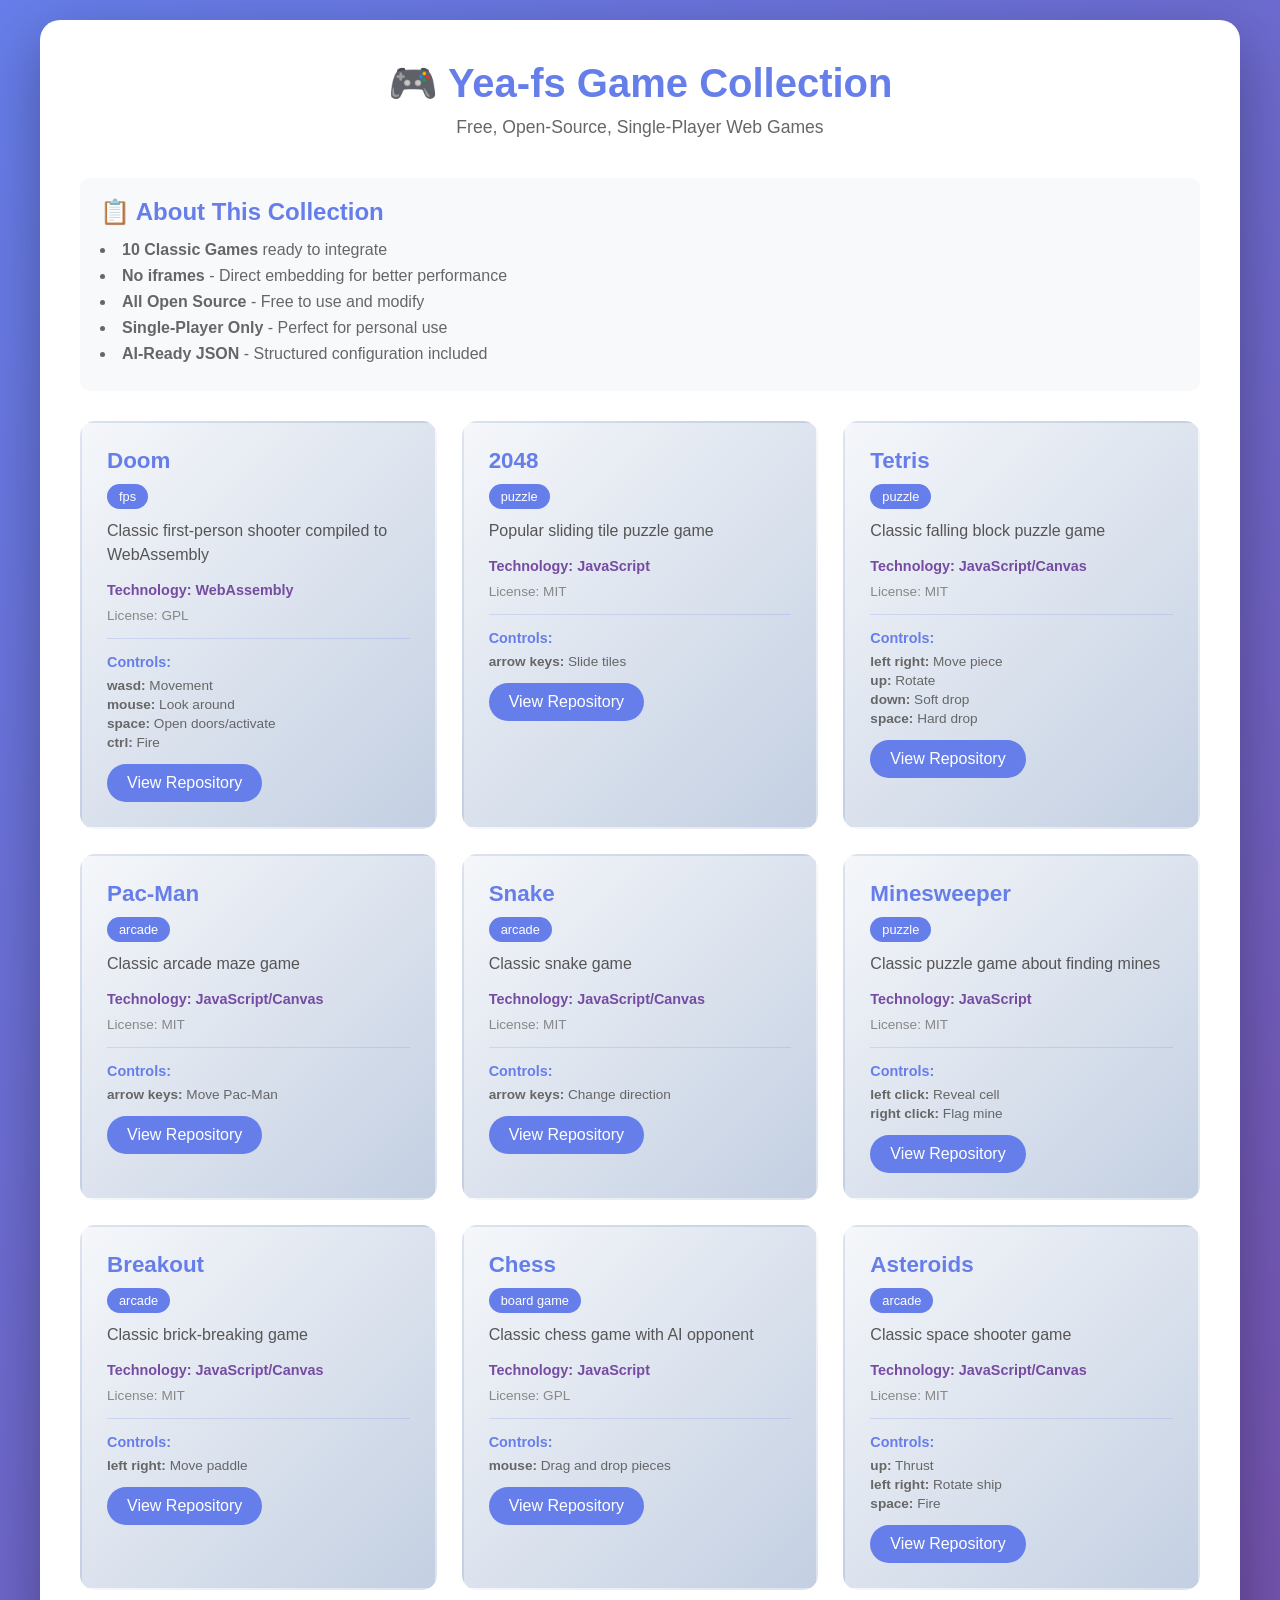
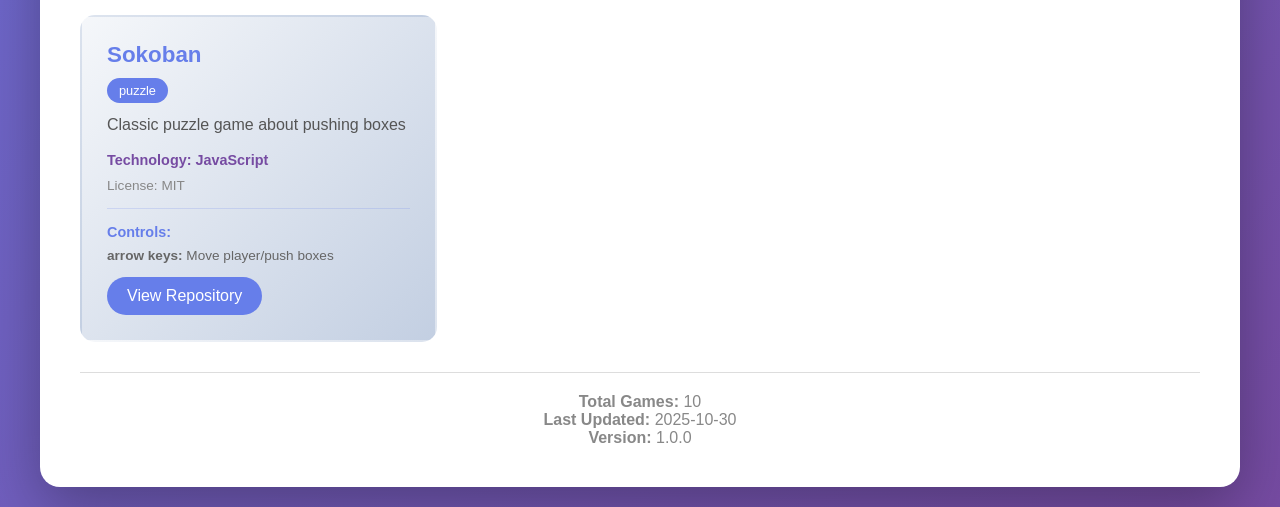
<file: index.html>
<!DOCTYPE html>
<html lang="en">
<head>
    <meta charset="UTF-8">
    <meta name="viewport" content="width=device-width, initial-scale=1.0">
    <title>Yea-fs - Single Player Web Games</title>
    <style>
        * {
            margin: 0;
            padding: 0;
            box-sizing: border-box;
        }
        
        body {
            font-family: 'Segoe UI', Tahoma, Geneva, Verdana, sans-serif;
            background: linear-gradient(135deg, #667eea 0%, #764ba2 100%);
            color: #333;
            min-height: 100vh;
            padding: 20px;
        }
        
        .container {
            max-width: 1200px;
            margin: 0 auto;
            background: white;
            border-radius: 20px;
            padding: 40px;
            box-shadow: 0 20px 60px rgba(0,0,0,0.3);
        }
        
        h1 {
            text-align: center;
            color: #667eea;
            margin-bottom: 10px;
            font-size: 2.5em;
        }
        
        .subtitle {
            text-align: center;
            color: #666;
            margin-bottom: 40px;
            font-size: 1.1em;
        }
        
        .games-grid {
            display: grid;
            grid-template-columns: repeat(auto-fill, minmax(280px, 1fr));
            gap: 25px;
            margin-top: 30px;
        }
        
        .game-card {
            background: linear-gradient(135deg, #f5f7fa 0%, #c3cfe2 100%);
            border-radius: 15px;
            padding: 25px;
            cursor: pointer;
            transition: transform 0.3s, box-shadow 0.3s;
            border: 2px solid transparent;
        }
        
        .game-card:hover {
            transform: translateY(-5px);
            box-shadow: 0 10px 30px rgba(0,0,0,0.2);
            border-color: #667eea;
        }
        
        .game-card h3 {
            color: #667eea;
            margin-bottom: 10px;
            font-size: 1.4em;
        }
        
        .game-card .type {
            display: inline-block;
            background: #667eea;
            color: white;
            padding: 5px 12px;
            border-radius: 20px;
            font-size: 0.8em;
            margin-bottom: 10px;
        }
        
        .game-card .description {
            color: #555;
            margin-bottom: 15px;
            line-height: 1.5;
        }
        
        .game-card .tech {
            color: #764ba2;
            font-weight: bold;
            font-size: 0.9em;
        }
        
        .game-card .license {
            color: #888;
            font-size: 0.85em;
            margin-top: 10px;
        }
        
        .controls {
            margin-top: 15px;
            padding-top: 15px;
            border-top: 1px solid rgba(102, 126, 234, 0.2);
        }
        
        .controls-title {
            font-weight: bold;
            color: #667eea;
            margin-bottom: 8px;
            font-size: 0.9em;
        }
        
        .control-item {
            font-size: 0.85em;
            color: #666;
            margin: 4px 0;
        }
        
        .info-section {
            background: #f8f9fa;
            border-radius: 10px;
            padding: 20px;
            margin-bottom: 30px;
        }
        
        .info-section h2 {
            color: #667eea;
            margin-bottom: 15px;
        }
        
        .info-section ul {
            list-style-position: inside;
            color: #666;
        }
        
        .info-section li {
            margin: 8px 0;
        }
        
        .btn {
            display: inline-block;
            background: #667eea;
            color: white;
            padding: 10px 20px;
            border-radius: 25px;
            text-decoration: none;
            margin-top: 10px;
            transition: background 0.3s;
        }
        
        .btn:hover {
            background: #764ba2;
        }
        
        .metadata {
            text-align: center;
            color: #888;
            margin-top: 30px;
            padding-top: 20px;
            border-top: 1px solid #ddd;
        }
    </style>
</head>
<body>
    <div class="container">
        <h1>🎮 Yea-fs Game Collection</h1>
        <p class="subtitle">Free, Open-Source, Single-Player Web Games</p>
        
        <div class="info-section">
            <h2>📋 About This Collection</h2>
            <ul>
                <li><strong>10 Classic Games</strong> ready to integrate</li>
                <li><strong>No iframes</strong> - Direct embedding for better performance</li>
                <li><strong>All Open Source</strong> - Free to use and modify</li>
                <li><strong>Single-Player Only</strong> - Perfect for personal use</li>
                <li><strong>AI-Ready JSON</strong> - Structured configuration included</li>
            </ul>
        </div>
        
        <div id="games-container" class="games-grid">
            <!-- Games will be loaded here -->
        </div>
        
        <div class="metadata">
            <p><strong>Total Games:</strong> <span id="total-games">Loading...</span></p>
            <p><strong>Last Updated:</strong> <span id="last-updated">Loading...</span></p>
            <p><strong>Version:</strong> <span id="version">Loading...</span></p>
        </div>
    </div>
    
    <script>
        // Load games from JSON
        fetch('games.json')
            .then(response => response.json())
            .then(data => {
                // Display metadata
                document.getElementById('total-games').textContent = data.metadata.totalGames;
                document.getElementById('last-updated').textContent = data.metadata.lastUpdated;
                document.getElementById('version').textContent = data.metadata.version;
                
                // Display games
                const gamesContainer = document.getElementById('games-container');
                data.games.forEach(game => {
                    const gameCard = document.createElement('div');
                    gameCard.className = 'game-card';
                    
                    // Build controls list
                    let controlsHtml = '';
                    if (game.controls) {
                        controlsHtml = '<div class="controls"><div class="controls-title">Controls:</div>';
                        for (const [key, value] of Object.entries(game.controls)) {
                            controlsHtml += `<div class="control-item"><strong>${key.replace(/_/g, ' ')}:</strong> ${value}</div>`;
                        }
                        controlsHtml += '</div>';
                    }
                    
                    gameCard.innerHTML = `
                        <h3>${game.name}</h3>
                        <span class="type">${game.type.replace(/_/g, ' ')}</span>
                        <div class="description">${game.description}</div>
                        <div class="tech">Technology: ${game.technology}</div>
                        <div class="license">License: ${game.license}</div>
                        ${controlsHtml}
                        <a href="${game.repository}" target="_blank" class="btn">View Repository</a>
                    `;
                    
                    gameCard.addEventListener('click', (e) => {
                        if (e.target.tagName !== 'A') {
                            console.log('Game Implementation Details:', game.implementation);
                            alert(`${game.name}\n\nImplementation Method: ${game.implementation.method}\n\nFiles Needed:\n${game.implementation.files_needed.join('\n')}\n\nClick "View Repository" to get started!`);
                        }
                    });
                    
                    gamesContainer.appendChild(gameCard);
                });
            })
            .catch(error => {
                console.error('Error loading games:', error);
                document.getElementById('games-container').innerHTML = 
                    '<p style="text-align: center; color: red;">Error loading games. Please ensure games.json is in the same directory.</p>';
            });
    </script>
</body>
</html>
</file>
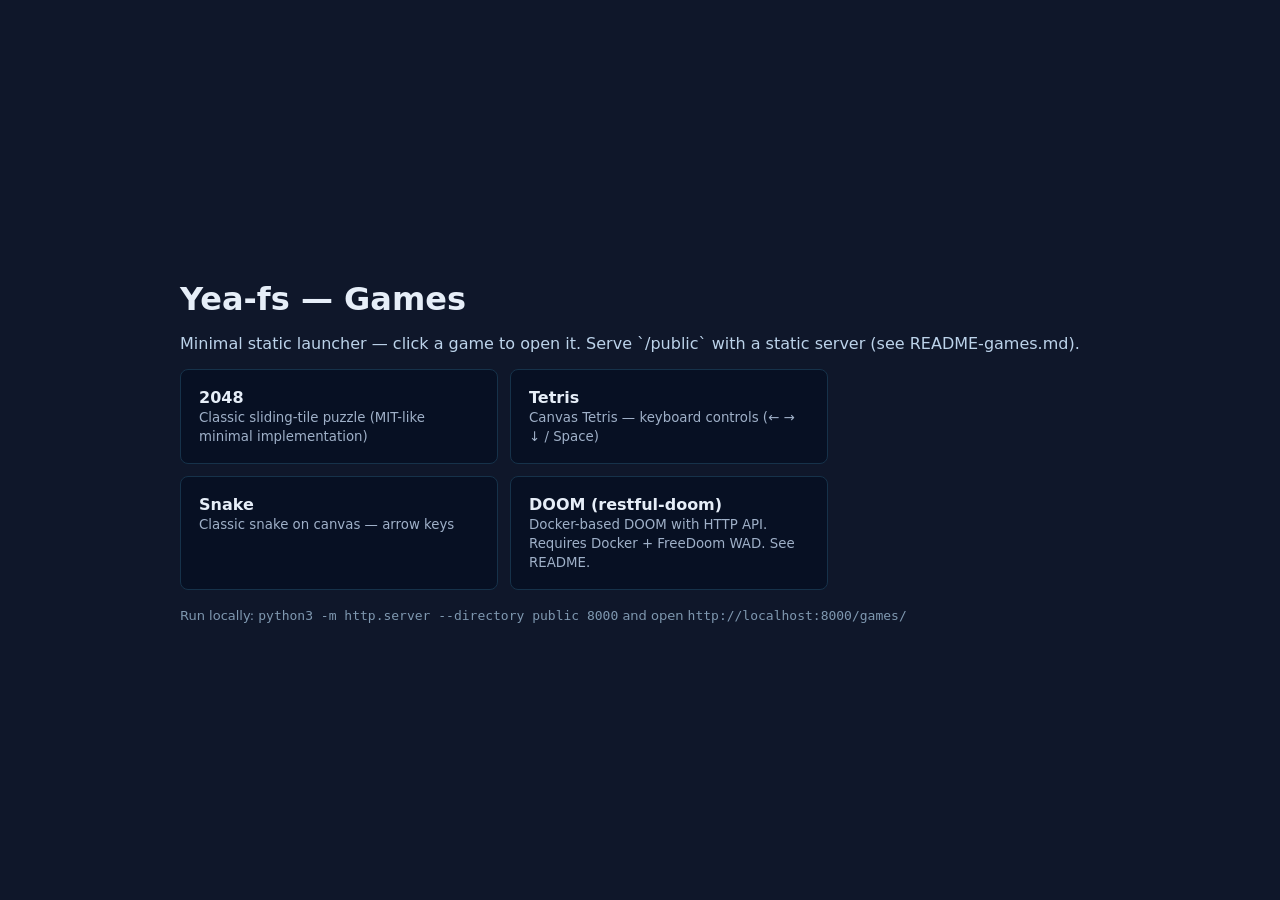
<file: public/games/index.html>
<!doctype html>
<html lang="en">
<head>
  <meta charset="utf-8" />
  <meta name="viewport" content="width=device-width,initial-scale=1" />
  <title>Yea-fs — Games</title>
  <style>
    body{font-family:system-ui,-apple-system,Segoe UI,Roboto,Helvetica,Arial;display:flex;align-items:center;justify-content:center;min-height:100vh;margin:0;background:#0f172a;color:#e6eef8}
    .wrap{width:920px;padding:28px}
    h1{margin:.2rem 0 1rem;font-weight:600}
    ul{display:flex;gap:12px;flex-wrap:wrap;list-style:none;padding:0;margin:0}
    li{background:#071023;border:1px solid #16324a;padding:18px;border-radius:8px;width:280px}
    a{color:inherit;text-decoration:none}
    small{color:#9fb0c8}
    footer{margin-top:18px;color:#7f98b0;font-size:13px}
  </style>
</head>
<body>
  <div class="wrap">
    <h1>Yea-fs — Games</h1>
    <p style="margin:.2rem 0 1rem;color:#bcd3ea">Minimal static launcher — click a game to open it. Serve `/public` with a static server (see README-games.md).</p>
    <ul>
      <li>
        <a href="/games/2048/">
          <strong>2048</strong>
          <div><small>Classic sliding-tile puzzle (MIT-like minimal implementation)</small></div>
        </a>
      </li>
      <li>
        <a href="/games/tetris/">
          <strong>Tetris</strong>
          <div><small>Canvas Tetris — keyboard controls (← → ↓ / Space)</small></div>
        </a>
      </li>
      <li>
        <a href="/games/snake/">
          <strong>Snake</strong>
          <div><small>Classic snake on canvas — arrow keys</small></div>
        </a>
      </li>
      <li>
        <a href="/games/doom/">
          <strong>DOOM (restful-doom)</strong>
          <div><small>Docker-based DOOM with HTTP API. Requires Docker + FreeDoom WAD. See README.</small></div>
        </a>
      </li>
    </ul>
    <footer>Run locally: <code>python3 -m http.server --directory public 8000</code> and open <code>http://localhost:8000/games/</code></footer>
  </div>
</body>
</html>
</file>
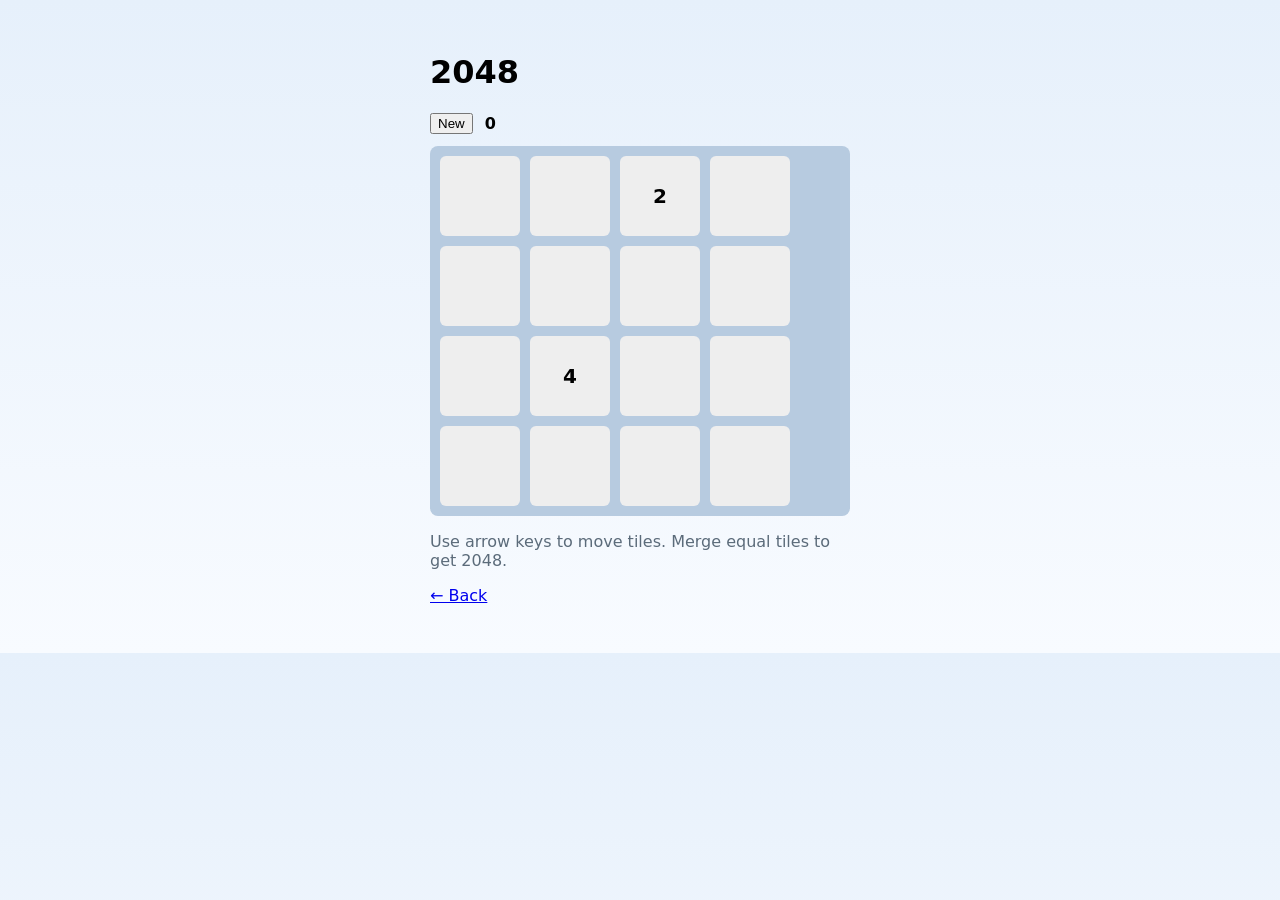
<file: public/games/2048/index.html>
<!doctype html>
<html lang="en">
<head>
  <meta charset="utf-8" />
  <meta name="viewport" content="width=device-width,initial-scale=1" />
  <title>2048 — Yea-fs</title>
  <link rel="stylesheet" href="style.css">
</head>
<body>
  <main id="game-root">
    <h1>2048</h1>
    <div class="controls"><button id="new">New</button><span id="score">0</span></div>
    <div id="grid" class="grid"></div>
    <p class="note">Use arrow keys to move tiles. Merge equal tiles to get 2048.</p>
    <p><a href="/games/">← Back</a></p>
  </main>
  <script src="game.js"></script>
</body>
</html>
</file>
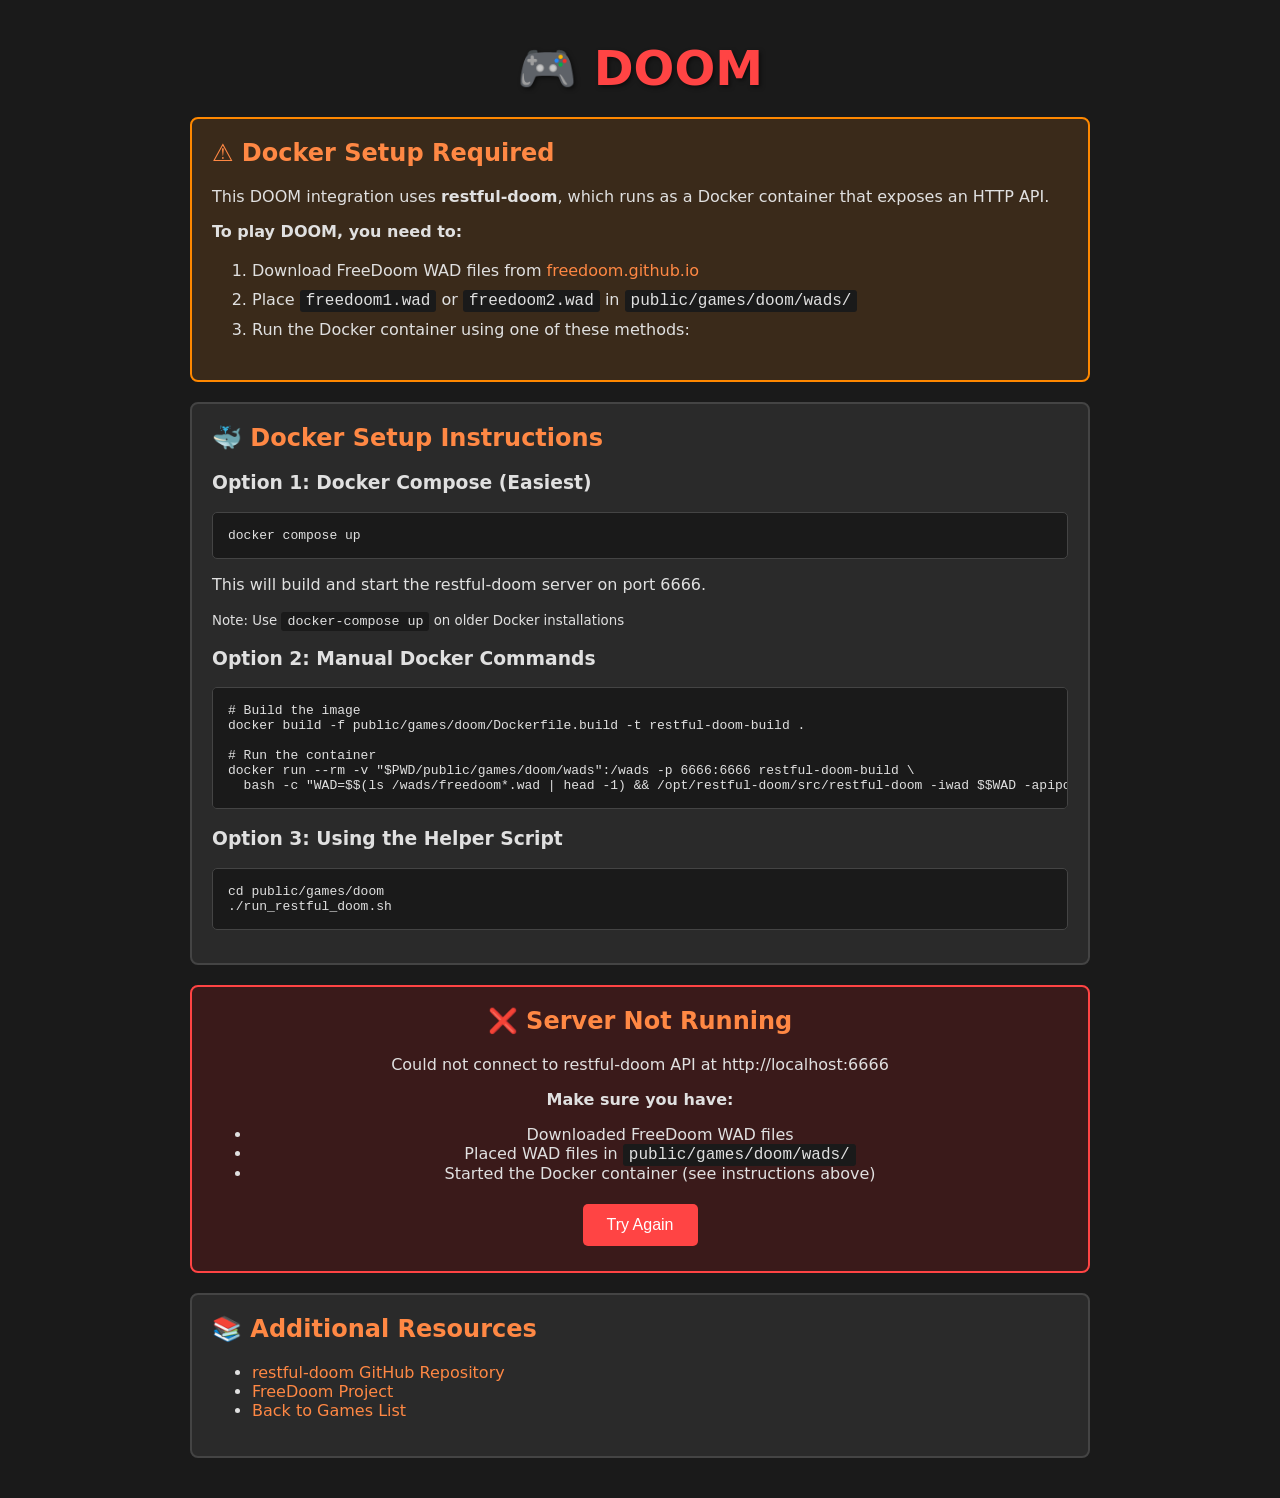
<file: public/games/doom/index.html>
<!DOCTYPE html>
<html lang="en">
<head>
    <meta charset="UTF-8">
    <meta name="viewport" content="width=device-width, initial-scale=1.0">
    <title>DOOM - Restful Doom Integration</title>
    <style>
        body {
            font-family: system-ui, -apple-system, 'Segoe UI', Roboto, Helvetica, Arial, sans-serif;
            background: #1a1a1a;
            color: #e0e0e0;
            margin: 0;
            padding: 20px;
            display: flex;
            flex-direction: column;
            align-items: center;
            min-height: 100vh;
        }
        .container {
            max-width: 900px;
            width: 100%;
        }
        h1 {
            color: #ff4444;
            text-align: center;
            font-size: 3em;
            margin: 20px 0;
            text-shadow: 2px 2px 4px rgba(0,0,0,0.5);
        }
        .info-box {
            background: #2a2a2a;
            border: 2px solid #444;
            border-radius: 8px;
            padding: 20px;
            margin: 20px 0;
        }
        .warning {
            background: #3a2a1a;
            border-color: #ff8800;
        }
        .success {
            background: #1a3a1a;
            border-color: #44ff44;
        }
        .error {
            background: #3a1a1a;
            border-color: #ff4444;
        }
        h2 {
            margin-top: 0;
            color: #ff8844;
        }
        code {
            background: #1a1a1a;
            padding: 2px 6px;
            border-radius: 3px;
            font-family: 'Courier New', monospace;
        }
        pre {
            background: #1a1a1a;
            padding: 15px;
            border-radius: 5px;
            overflow-x: auto;
            border: 1px solid #444;
        }
        button {
            background: #ff4444;
            color: white;
            border: none;
            padding: 12px 24px;
            font-size: 16px;
            border-radius: 5px;
            cursor: pointer;
            margin: 5px;
            transition: background 0.3s;
        }
        button:hover {
            background: #ff6666;
        }
        button:disabled {
            background: #666;
            cursor: not-allowed;
        }
        .status {
            text-align: center;
            margin: 20px 0;
        }
        #game-root {
            background: #000;
            border: 3px solid #444;
            border-radius: 8px;
            min-height: 400px;
            margin: 20px 0;
            padding: 20px;
            display: none;
        }
        a {
            color: #ff8844;
            text-decoration: none;
        }
        a:hover {
            text-decoration: underline;
        }
        ol {
            line-height: 1.8;
        }
    </style>
</head>
<body>
    <div class="container">
        <h1>🎮 DOOM</h1>
        
        <div class="info-box warning">
            <h2>⚠️ Docker Setup Required</h2>
            <p>This DOOM integration uses <strong>restful-doom</strong>, which runs as a Docker container that exposes an HTTP API.</p>
            <p><strong>To play DOOM, you need to:</strong></p>
            <ol>
                <li>Download FreeDoom WAD files from <a href="https://freedoom.github.io/download.html" target="_blank">freedoom.github.io</a></li>
                <li>Place <code>freedoom1.wad</code> or <code>freedoom2.wad</code> in <code>public/games/doom/wads/</code></li>
                <li>Run the Docker container using one of these methods:</li>
            </ol>
        </div>

        <div class="info-box">
            <h2>🐳 Docker Setup Instructions</h2>
            
            <h3>Option 1: Docker Compose (Easiest)</h3>
            <pre>docker compose up</pre>
            <p>This will build and start the restful-doom server on port 6666.</p>
            <p><small>Note: Use <code>docker-compose up</code> on older Docker installations</small></p>

            <h3>Option 2: Manual Docker Commands</h3>
            <pre># Build the image
docker build -f public/games/doom/Dockerfile.build -t restful-doom-build .

# Run the container
docker run --rm -v "$PWD/public/games/doom/wads":/wads -p 6666:6666 restful-doom-build \
  bash -c "WAD=$$(ls /wads/freedoom*.wad | head -1) && /opt/restful-doom/src/restful-doom -iwad $$WAD -apiport 6666 -window"</pre>

            <h3>Option 3: Using the Helper Script</h3>
            <pre>cd public/games/doom
./run_restful_doom.sh</pre>
        </div>

        <div class="status">
            <div id="status-message" class="info-box">
                <h2>📡 Checking Server Status...</h2>
                <p id="status-text">Attempting to connect to restful-doom API at http://localhost:6666</p>
                <button onclick="checkStatus()" id="check-btn">Check Again</button>
            </div>
        </div>

        <div id="game-root">
            <h2 style="color: #ff8844;">🎯 Game Interface</h2>
            <p>The restful-doom API is running! You can interact with it using the controls below or through API calls.</p>
            <p><strong>API Endpoint:</strong> <code>http://localhost:6666</code></p>
            <p>Note: This is a server-side DOOM instance with an HTTP API. For a full browser-based experience, you would need to implement a JavaScript client that sends commands to the API and displays the game state.</p>
            
            <div style="margin-top: 20px;">
                <h3>Quick Actions:</h3>
                <button onclick="sendCommand('new_game')">New Game</button>
                <button onclick="sendCommand('forward')">Move Forward</button>
                <button onclick="sendCommand('back')">Move Back</button>
                <button onclick="sendCommand('left')">Turn Left</button>
                <button onclick="sendCommand('right')">Turn Right</button>
                <button onclick="sendCommand('shoot')">Shoot</button>
            </div>
            
            <pre id="api-response" style="margin-top: 20px; max-height: 300px; overflow-y: auto;"></pre>
        </div>

        <div class="info-box">
            <h2>📚 Additional Resources</h2>
            <ul>
                <li><a href="https://github.com/jeff-1amstudios/restful-doom" target="_blank">restful-doom GitHub Repository</a></li>
                <li><a href="https://freedoom.github.io/" target="_blank">FreeDoom Project</a></li>
                <li><a href="/games/">Back to Games List</a></li>
            </ul>
        </div>
    </div>

    <script>
        const API_URL = 'http://localhost:6666';
        let serverOnline = false;

        async function checkStatus() {
            const statusBox = document.getElementById('status-message');
            const statusText = document.getElementById('status-text');
            const checkBtn = document.getElementById('check-btn');
            const gameRoot = document.getElementById('game-root');
            
            checkBtn.disabled = true;
            statusText.textContent = 'Checking...';
            
            try {
                const response = await fetch(API_URL, { 
                    method: 'GET',
                    mode: 'cors'
                });
                
                if (response.ok) {
                    serverOnline = true;
                    statusBox.className = 'info-box success';
                    statusBox.innerHTML = '<h2>✅ Server Online!</h2><p>The restful-doom API is running and ready to play.</p>';
                    gameRoot.style.display = 'block';
                } else {
                    throw new Error('Server returned error');
                }
            } catch (error) {
                serverOnline = false;
                statusBox.className = 'info-box error';
                statusBox.innerHTML = `
                    <h2>❌ Server Not Running</h2>
                    <p>Could not connect to restful-doom API at ${API_URL}</p>
                    <p><strong>Make sure you have:</strong></p>
                    <ul>
                        <li>Downloaded FreeDoom WAD files</li>
                        <li>Placed WAD files in <code>public/games/doom/wads/</code></li>
                        <li>Started the Docker container (see instructions above)</li>
                    </ul>
                    <button onclick="checkStatus()" id="check-btn">Try Again</button>
                `;
                gameRoot.style.display = 'none';
            }
        }

        async function sendCommand(action) {
            const responseBox = document.getElementById('api-response');
            try {
                const response = await fetch(`${API_URL}/${action}`, {
                    method: 'POST',
                    mode: 'cors'
                });
                const data = await response.text();
                responseBox.textContent = `Command: ${action}\nResponse: ${data}`;
            } catch (error) {
                responseBox.textContent = `Error sending command: ${error.message}`;
            }
        }

        // Check status on page load
        window.addEventListener('load', checkStatus);
    </script>
</body>
</html>
</file>
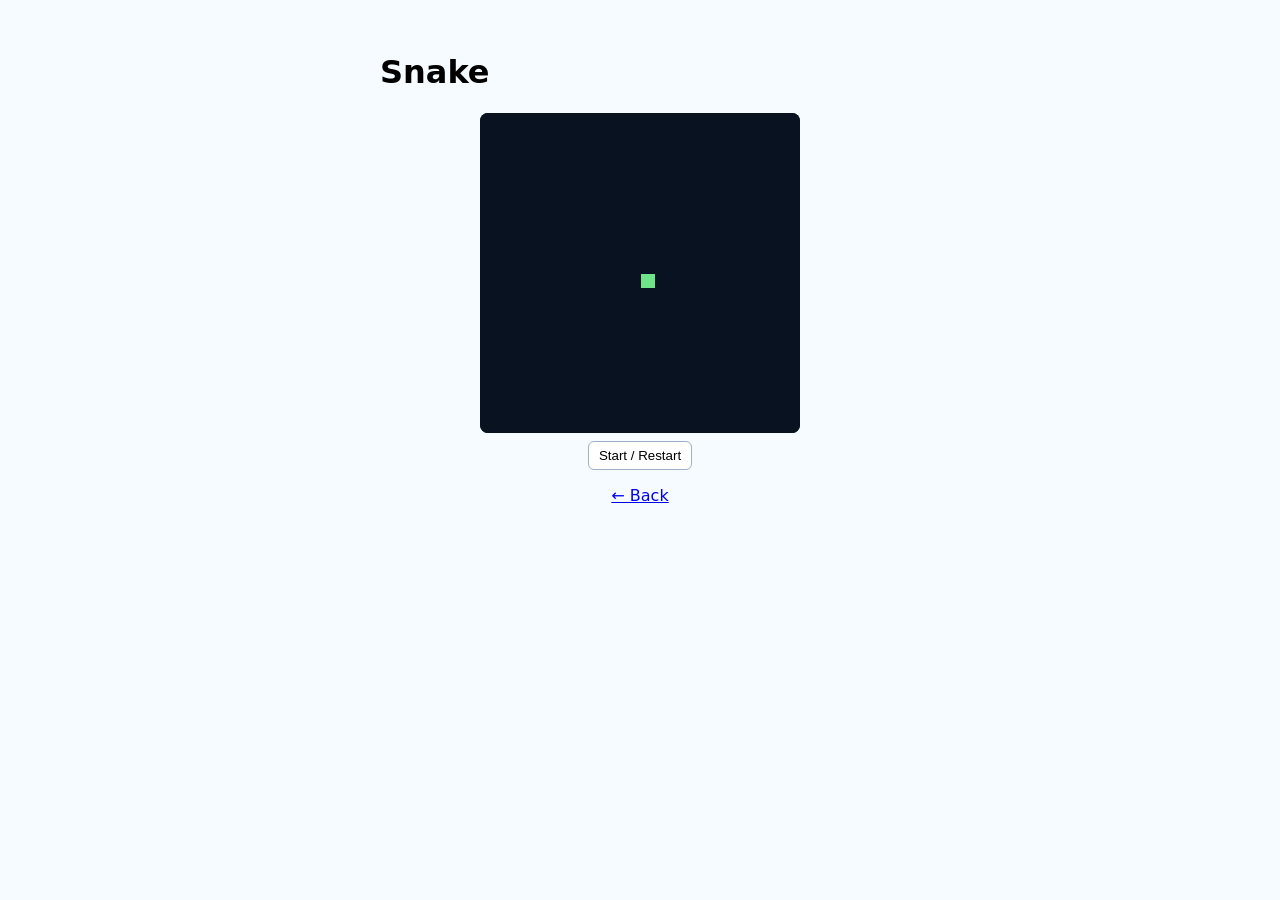
<file: public/games/snake/index.html>
<!doctype html>
<html lang="en">
<head>
  <meta charset="utf-8" />
  <meta name="viewport" content="width=device-width,initial-scale=1" />
  <title>Snake — Yea-fs</title>
  <link rel="stylesheet" href="style.css">
</head>
<body>
  <main id="game-root">
    <h1>Snake</h1>
    <canvas id="snake" width="320" height="320" style="background:#081220;border-radius:8px;display:block;margin:0 auto"></canvas>
    <div style="text-align:center;margin-top:8px"><button id="start">Start / Restart</button></div>
    <p style="text-align:center"><a href="/games/">← Back</a></p>
  </main>
  <script src="snake.js"></script>
</body>
</html>
</file>
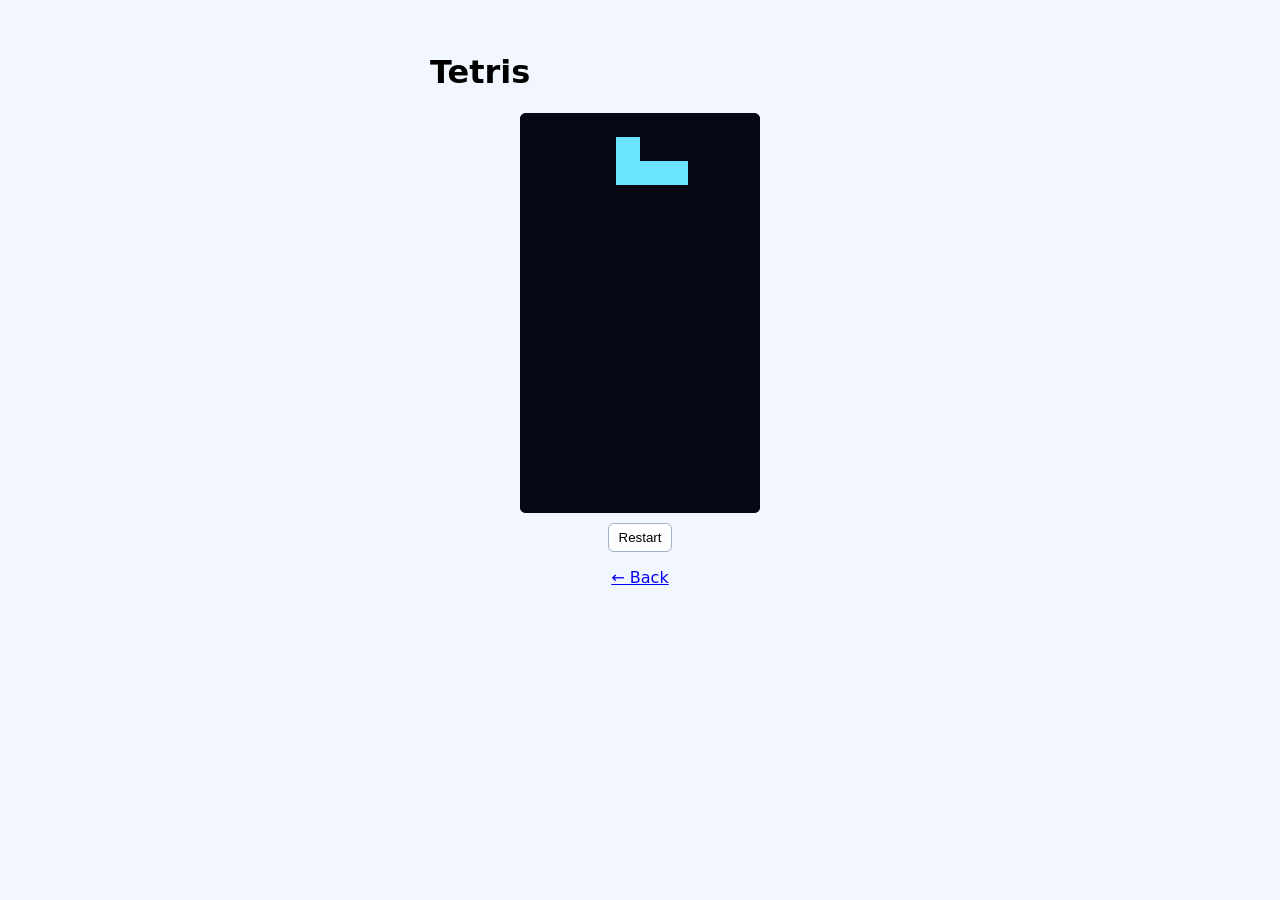
<file: public/games/tetris/index.html>
<!doctype html>
<html lang="en">
<head>
  <meta charset="utf-8" />
  <meta name="viewport" content="width=device-width,initial-scale=1" />
  <title>Tetris — Yea-fs</title>
  <link rel="stylesheet" href="style.css">
</head>
<body>
  <main id="game-root">
    <h1>Tetris</h1>
    <canvas id="tetris" width="240" height="400" style="background:#050814;border-radius:6px;display:block;margin:0 auto"></canvas>
    <div style="text-align:center;margin-top:10px"><button id="restart">Restart</button></div>
    <p style="text-align:center"><a href="/games/">← Back</a></p>
  </main>
  <script src="tetris.js"></script>
</body>
</html>
</file>
<file: public/games/2048/style.css>
:root{--bg:#f6f6f7;--tile:#eee;--accent:#2b6cb0}
body{font-family:system-ui,-apple-system,Segoe UI,Roboto,Helvetica,Arial;padding:24px;background:linear-gradient(#e6f0fb,#f8fbff)}
#game-root{max-width:420px;margin:0 auto}
.grid{display:grid;grid-template-columns:repeat(4,80px);grid-gap:10px;background:#b7cbe0;padding:10px;border-radius:8px}
.grid .cell{width:80px;height:80px;background:var(--tile);display:flex;align-items:center;justify-content:center;font-weight:700;font-size:20px;border-radius:6px}
.controls{display:flex;gap:12px;align-items:center;margin-bottom:12px}
.note{color:#5b6b7a}
#score{font-weight:700}
</file>
<file: public/games/snake/style.css>
body{font-family:system-ui,-apple-system,Segoe UI,Roboto,Helvetica,Arial;padding:24px;background:#f6fbff}
#game-root{max-width:520px;margin:0 auto}
button{padding:6px 10px;border-radius:6px;border:1px solid #9fb0c8;background:white}
</file>
<file: public/games/tetris/style.css>
body{font-family:system-ui,-apple-system,Segoe UI,Roboto,Helvetica,Arial;padding:24px;background:#f2f7ff}
#game-root{max-width:420px;margin:0 auto}
button{padding:6px 10px;border-radius:6px;border:1px solid #9fb0c8;background:white}
</file>
